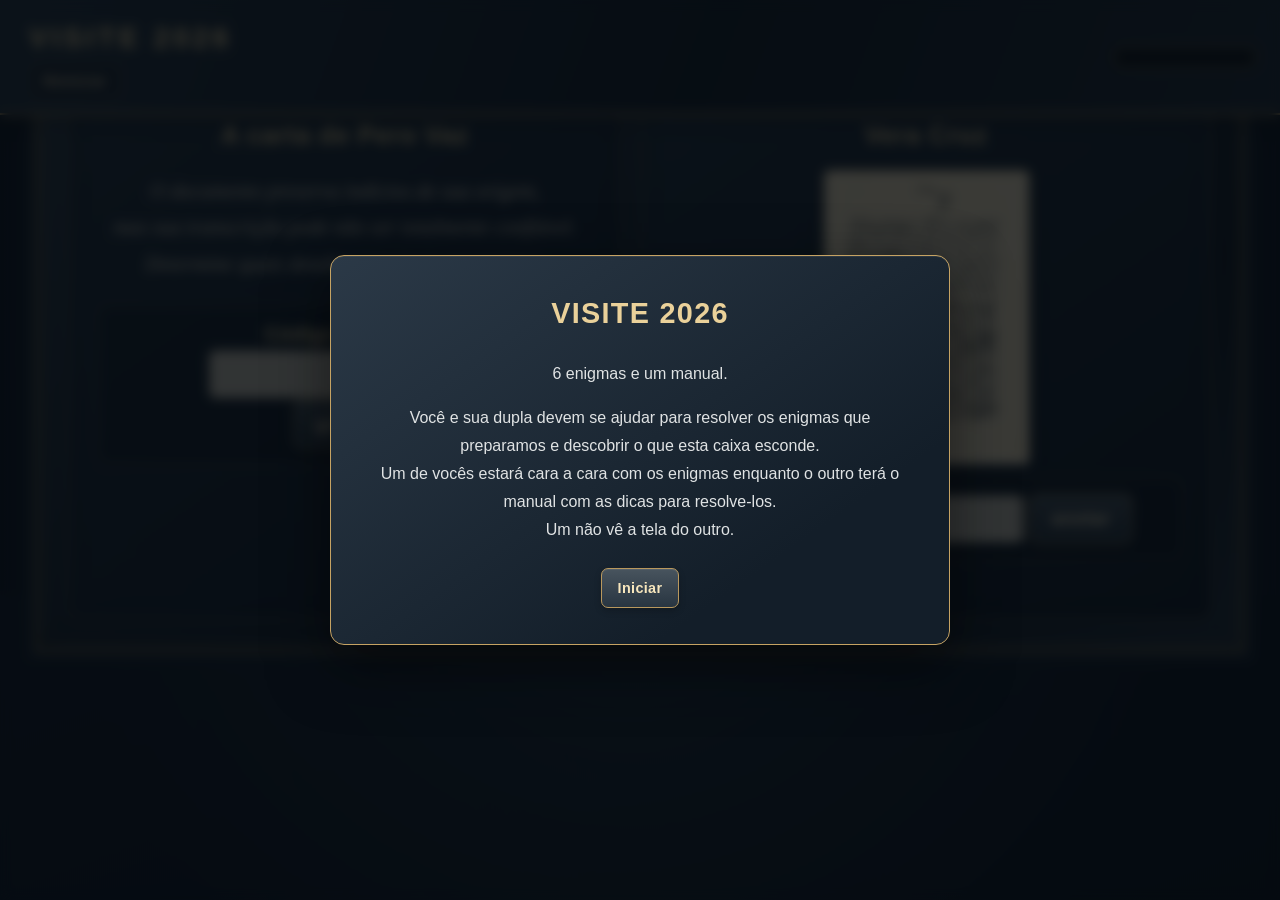
<file: index.html>
<!DOCTYPE html>
<html lang="pt-br">

<head>
    <meta charset="UTF-8">
    <meta name="viewport" content="width=device-width, initial-scale=1.0">
    <title>visite 2026</title>

    <script type="module" src="js/core/main.js"></script>

    <script type="module" src="js/puzzles/a1.js"></script>
    <script type="module" src="js/puzzles/a2.js"></script>
    <script type="module" src="js/puzzles/a3.js"></script>
    <script type="module" src="js/puzzles/a4.js"></script>
    <script type="module" src="js/puzzles/a5.js"></script>
    <script type="module" src="js/puzzles/a6.js"></script>

    <link rel="stylesheet" href="css/core.css">
    <link rel="stylesheet" href="css/puzzles/a1.css">
    <link rel="stylesheet" href="css/puzzles/a2.css">
    <link rel="stylesheet" href="css/puzzles/a3.css">
    <link rel="stylesheet" href="css/puzzles/a4.css">
    <link rel="stylesheet" href="css/puzzles/a5.css">
    <link rel="stylesheet" href="css/puzzles/a6.css">
</head>

<body>
    <header>
        <div>
            <h1>VISITE 2026</h1>
            <p>
                <button class="restart">Reiniciar</button>
            </p>
        </div>
        <div id="watch"></div>
    </header>

    <main>
        <button id="arrow-left" aria-label="Face anterior">◀</button>
        <div class="scene">
            <div class="cube">
                <section class="face" data-face="1" style="--n:0">
                    <div class="painel" id="a1">
                        <h2>A carta de Pero Vaz</h2>
                        <div class="figure" id="figure1">🐦🐦🐦</div>
                        <div class="content">
                            <p class="letter">
                                O documento preserva indícios de sua origem,
                                <br>
                                mas sua transcrição pode não ser totalmente confiável.
                                <br>
                                Determine quais detalhes precisam ser revistos.
                            </p>
                            <fieldset class="input-a1">
                                <label for="resp-a1">Código da carta:</label><br>
                                <input type="text" id="resp-a1"><br>
                                <button id="btn-resp-a1">gravar</button>
                            </fieldset>
                        </div>
                    </div>
                    <div class="painel" id="a2">
                        <h2>Vera Cruz</h2>
                        <div class="figure" id="figure2">☀️☀️☀️☀️&nbsp;&nbsp;☀️☀️☀️</div>
                        <div class="content">
                            <img class="img-letter" src="./assets/letter-pero-vaz.webp" alt="imagem de carta">
                            <fieldset>
                                01/05/ <input type="number" id="resp-a2">
                                <button id="btn-resp-a2">anotar</button>
                            </fieldset>
                        </div>
                    </div>
                </section>
                <section class="face" data-face="2" style="--n:1">
                    <div class="painel" id="a3">
                        <h2>DNA</h2>
                        <div class="figure" id="figure3">🎈🎈🎈🎈 🎈🎈🎈🎈</div>
                        <div class="content">
                            <p class="colors">
                                A - Vermelho &nbsp;&nbsp; T - Azul
                                <br>
                                C - Amarelo &nbsp;&nbsp;&nbsp; G - Verde
                            </p>
                            <fieldset class="leds">
                                <input type="button" class="led" id="led1"></input> <br>
                                <input type="button" class="led" id="led2"></input> <br>
                                <input type="button" class="led" id="led3"></input> <br>
                                <input type="button" class="led" id="led4"></input> <br>
                                <input type="button" class="led" id="led5"></input> <br>
                            </fieldset>
                        </div>
                    </div>
                    <div class="painel" id="a4">
                        <h2>Palavras Apenas</h2>
                        <div class="figure" id="figure4">☂☂☂☂</div>
                        <div class="content">
                            <fieldset class="phrase">
                                Na página antiga, desenharam um <input type="text" id="simbol1" class="simbols"><br>
                                sobre o caminho. Perto da porta havia um <input type="text" id="simbol2"
                                    class="simbols">, <br>
                                e uma <input type="text" id="simbol3" class="simbols">
                                marcava o <br> chão. Um <input type="text" id="simbol4" class="simbols"> pousou na
                                janela <br>
                                enquanto um <input type="text" id="simbol5" class="simbols"> ficou preso ao galho.
                                <br>
                                <button id="btn-resp-a4">preencher</button>
                            </fieldset>
                        </div>
                    </div>
                </section>
                <section class="face" data-face="3" style="--n:2">
                    <div class="painel" id="a5">
                        <h2>Coordenada</h2>
                        <div class="figure" id="figure5">💧💧💧 💧💧💧</div>
                        <div class="content">
                            <img class="note-horas" src="./assets/note-horas.png" alt="HORAS">

                            <fieldset class="fieldset-coords">
                                <input type="number" id="resp-a5">
                                <button id="btn-resp-a5">enviar</button>
                            </fieldset>
                        </div>
                    </div>
                </section>
                <section class="face face-final" data-face="4" style="--n:3">
                    <div class="painel" id="a6">
                        <h2>Cofre</h2>
                        <div class="content">
                            <div class="safe-painel">
                                <p>Será que você consegue abrir este cofre?</p>
                                <fieldset>
                                    <input type="number" id="resp-a6">
                                    <button id="btn-resp-a6">abrir</button>
                                </fieldset>
                            </div>
                        </div>
                    </div>
                </section>
            </div>
        </div>
        <button id="arrow-right" aria-label="Próxima face">▶</button>
    </main>

    <!-- Modais -->

    <div class="centralizer" id="init-modal">
        <div class="modal">
            <h2>VISITE 2026</h2>

            <p>6 enigmas e um manual.</p>
            <p>
                Você e sua dupla devem se ajudar para resolver os enigmas que preparamos e descobrir o que esta caixa
                esconde.
                <br>
                Um de vocês estará cara a cara com os enigmas enquanto o outro terá o manual com as dicas para
                resolve-los.
                <br>
                Um não vê a tela do outro.
            </p>

            <button id="start">Iniciar</button>
        </div>
    </div>


    <div class="centralizer" id="win-modal">
        <div class="modal">
            <h2>Parabéns!</h2>
            <p>Vocês resolveram todos os enigmas!</p>
            <p>
                Aqui está o seu certificado de aptidão da ETEC Fernando Prestes.
                <br>
                <img class="certificate" src="./assets/certificate.png" alt="imagem de certificado">
            </p>
            <button class="restart">Jogar novamente</button>
        </div>
    </div>

    <div class="centralizer" id="loss-modal">
        <div class="modal">
            <h2>Tempo esgotado</h2>
            <p>Mas sempre dá para tentar de novo.</p>
            <button class="restart">Reiniciar</button>
        </div>
    </div>
</body>

</html>
</file>
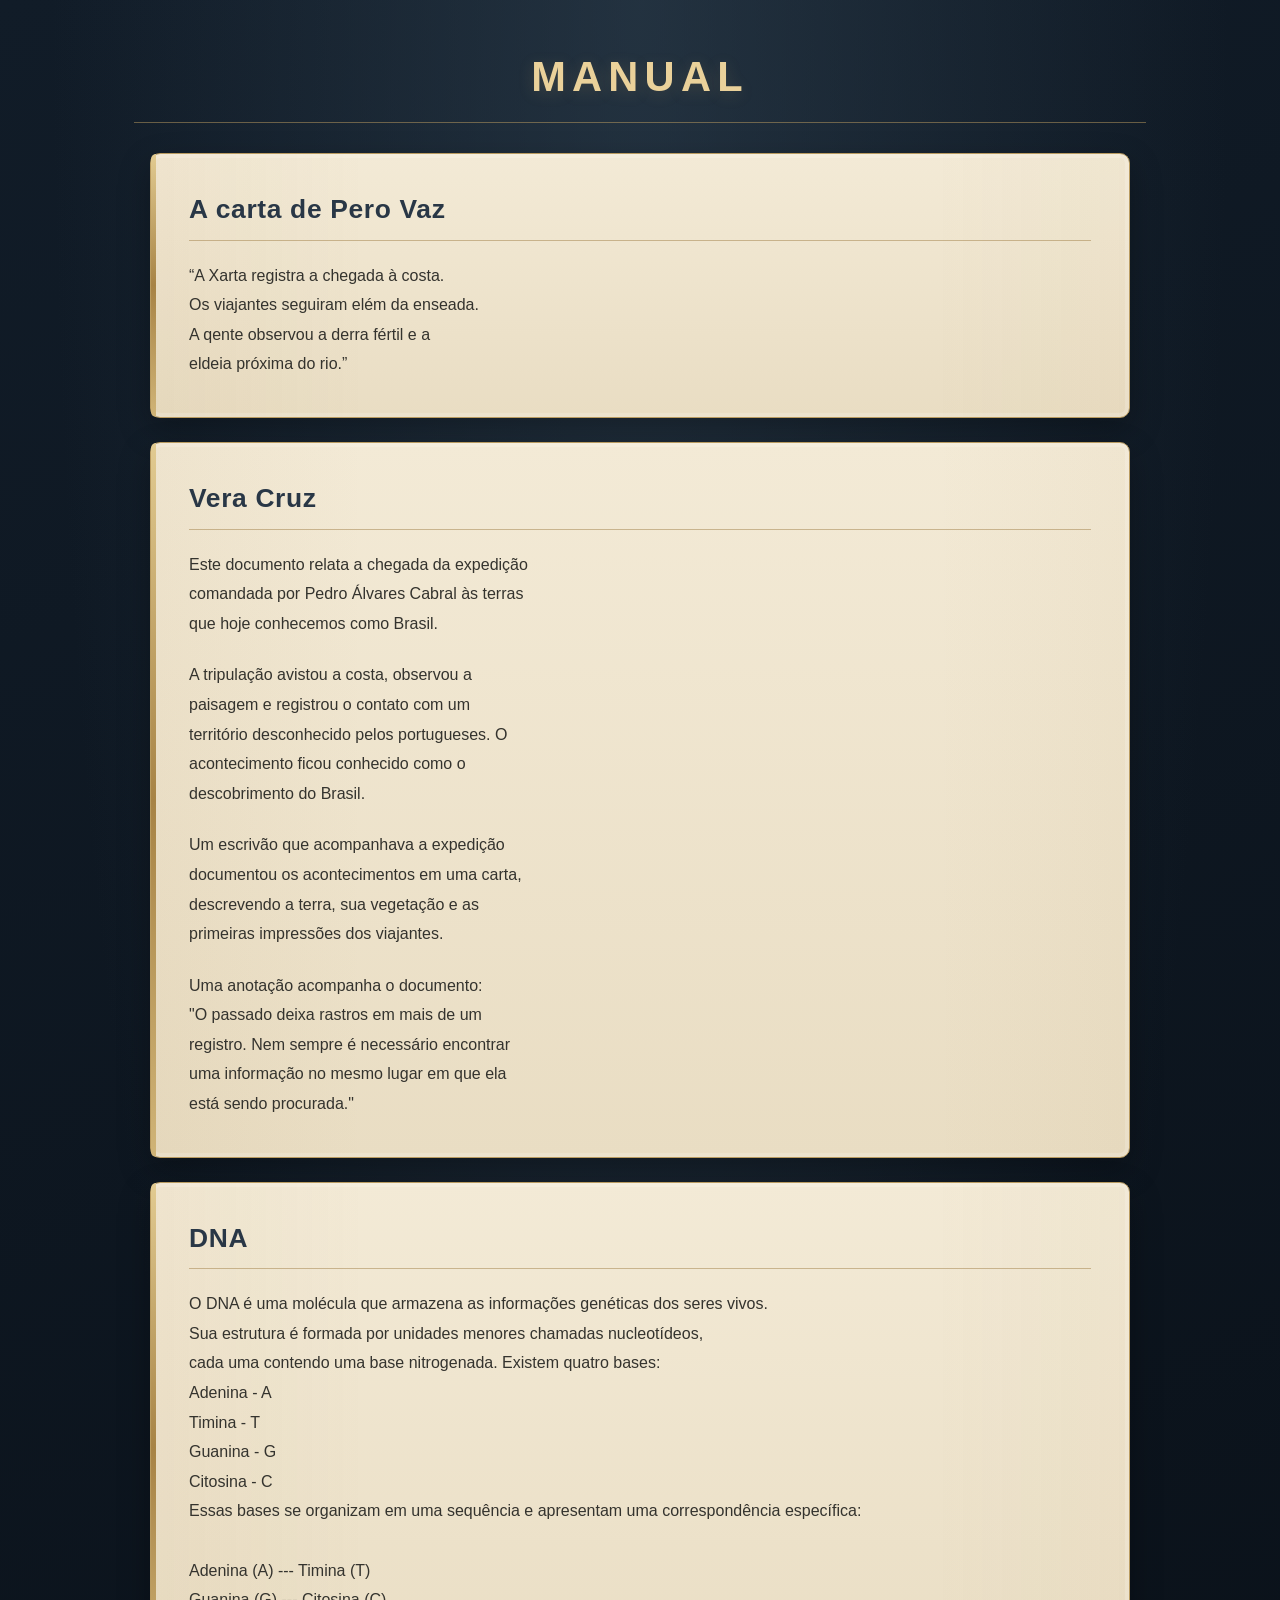
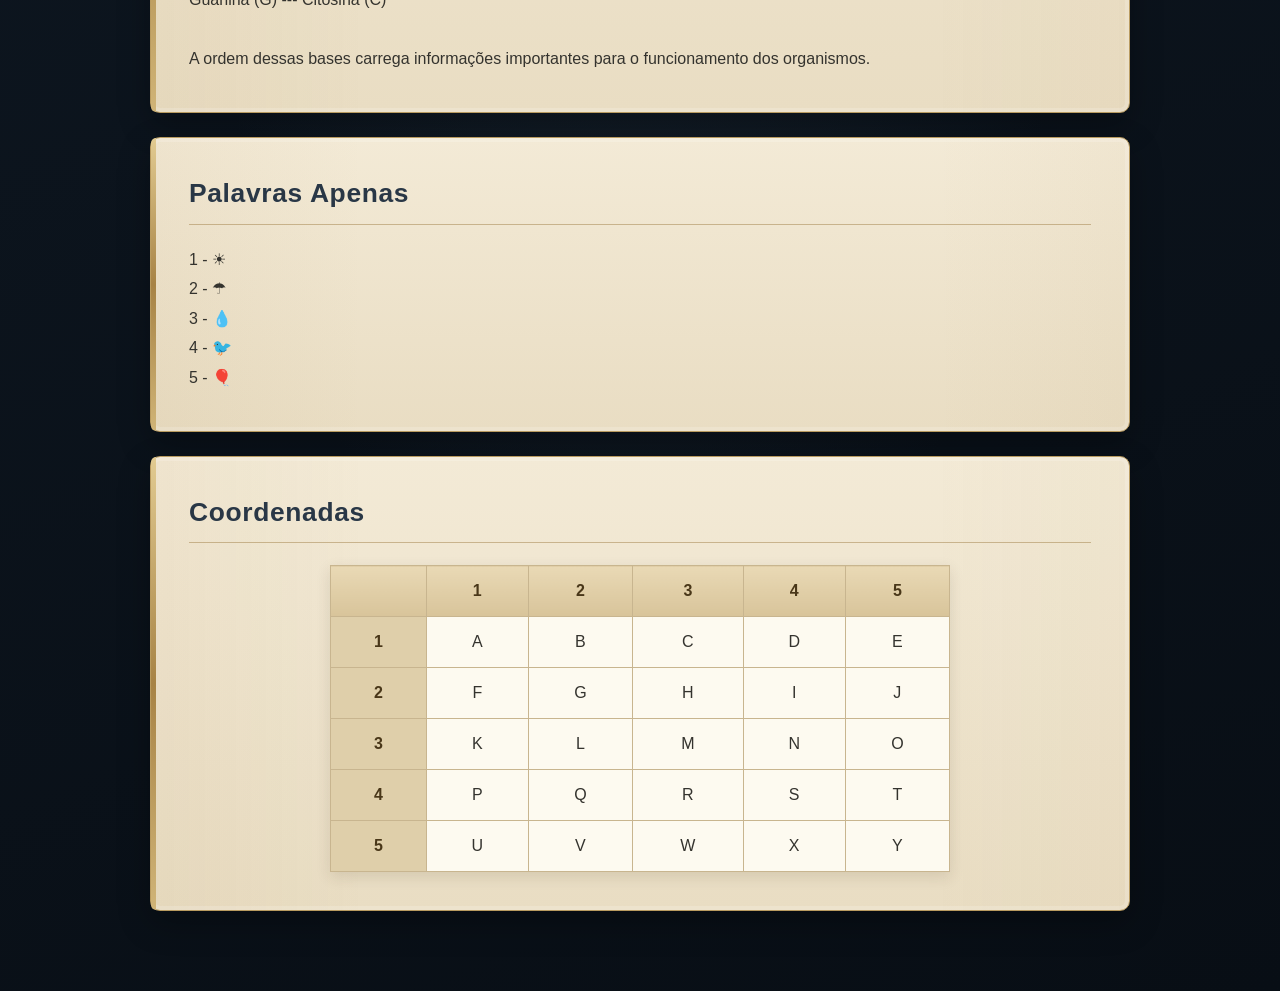
<file: manual.html>
<!DOCTYPE html>
<html lang="pt-br">

<head>
    <meta charset="UTF-8">
    <meta name="viewport" content="width=device-width, initial-scale=1.0">
    <title>visite 2026</title>

    <link rel="stylesheet" href="css/manual.css">
</head>

<body>
    <h1>Manual</h1>

    <section>
        <h2>A carta de Pero Vaz</h2>
        <p class="letter">
            “A Xarta registra a chegada à costa.
            <br>
            Os viajantes seguiram elém da enseada.
            <br>
            A qente observou a derra fértil e a
            <br>
            eldeia próxima do rio.”
        </p>
    </section>

    <section>
        <h2>Vera Cruz</h2>

        <p>
            Este documento relata a chegada da expedição
            <br>
            comandada por Pedro Álvares Cabral às terras
            <br>
            que hoje conhecemos como Brasil.
        </p>
        <p>
            A tripulação avistou a costa, observou a
            <br>
            paisagem e registrou o contato com um
            <br>
            território desconhecido pelos portugueses. O
            <br>
            acontecimento ficou conhecido como o
            <br>
            descobrimento do Brasil.
        </p>
        <p>
            Um escrivão que acompanhava a expedição
            <br>
            documentou os acontecimentos em uma carta,
            <br>
            descrevendo a terra, sua vegetação e as
            <br>
            primeiras impressões dos viajantes.
        </p>
        <p>
            Uma anotação acompanha o documento:
            <br>
            "O passado deixa rastros em mais de um
            <br>
            registro. Nem sempre é necessário encontrar
            <br>
            uma informação no mesmo lugar em que ela
            <br>
            está sendo procurada."
        </p>
    </section>

    <section>
        <h2>DNA</h2>
        <p>
            O DNA é uma molécula que armazena as informações genéticas dos seres vivos.
            <br>
            Sua estrutura é formada por unidades menores chamadas nucleotídeos,
            <br>
            cada uma contendo uma base nitrogenada. Existem quatro bases:
            <br>
            Adenina - A
            <br>
            Timina - T
            <br>
            Guanina - G
            <br>
            Citosina - C
            <br>
            Essas bases se organizam em uma sequência e apresentam uma correspondência específica:
            <br><br>
            Adenina (A) --- Timina (T)
            <br>
            Guanina (G) --- Citosina (C)
            <br><br>
            A ordem dessas bases carrega informações
            importantes para o funcionamento dos
            organismos.
        </p>
    </section>

    <section>
        <h2>Palavras Apenas</h2>
        <p>
            1 - ☀
            <br>
            2 - ☂
            <br>
            3 - 💧
            <br>
            4 - 🐦
            <br>
            5 - 🎈
        </p>
    </section>

    <section>
        <h2>Coordenadas</h2>

        <table class="table-horas">
            <tr>
                <th></th>
                <th>1</th>
                <th>2</th>
                <th>3</th>
                <th>4</th>
                <th>5</th>
            </tr>
            <tr>
                <td>1</td>
                <td>A</td>
                <td>B</td>
                <td>C</td>
                <td>D</td>
                <td>E</td>
            </tr>
            <tr>
                <td>2</td>
                <td>F</td>
                <td>G</td>
                <td>H</td>
                <td>I</td>
                <td>J</td>
            </tr>
            <tr>
                <td>3</td>
                <td>K</td>
                <td>L</td>
                <td>M</td>
                <td>N</td>
                <td>O</td>
            </tr>
            <tr>
                <td>4</td>
                <td>P</td>
                <td>Q</td>
                <td>R</td>
                <td>S</td>
                <td>T</td>
            </tr>
            <tr>
                <td>5</td>
                <td>U</td>
                <td>V</td>
                <td>W</td>
                <td>X</td>
                <td>Y</td>
            </tr>
        </table>
    </section>
</body>

</html>
</file>
<file: css/core.css>
* {
    font-family: Arial, Helvetica, sans-serif;
}

/* Área onde o cubo fica centralizado, abaixo do topo (ajuste 70px à altura do seu topo) */
main {
    display: flex;
    align-items: center;
    justify-content: center;
    background-color: #EEE;
}

/* A "cena" tem o tamanho fixo de uma face e é reduzida pelo JS para caber na janela */
.scene {
    flex: none;
    width: 960px;
    height: 480px;
    perspective: 2400px;
    /* dá profundidade ao giro */
    transform: scale(var(--scale, 1));
    background-color: #DDD;
}

.cube {
    position: relative;
    width: 100%;
    height: 100%;
    transform-style: preserve-3d;
    /* sem isso as faces ficam "achatadas" */
    transform: translateZ(-480px) rotateY(calc(var(--giro, 0) * -90deg));
    transition: transform 0.8s cubic-bezier(0.4, 0.1, 0.2, 1);
}

.face {
    display: flex;
    position: absolute;
    inset: 0;
    /* ocupa 960 x 560 */
    backface-visibility: hidden;
    /* esconde a face quando está de costas */
    transform: rotateY(calc(var(--n) * 90deg)) translateZ(480px);
    background: #fff;
    pointer-events: none;
    /* por padrão ninguém recebe clique */
    background-color: #CCC;
}

.painel{
    flex: auto;
}

.face.ativa {
    pointer-events: auto;
}

/* só a face da frente recebe cliques */

.point {
    width: 14px;
    height: 14px;
    border-radius: 50%;
    border: 0;
    background: #bbb;
}

.point.atual {
    background: #1d4e89;
}

@media (prefers-reduced-motion: reduce) {
    .cube {
        transition: none;
    }
}



body {
    margin: 0;
}

header {
    display: flex;
    justify-content: space-between;
    align-items: center;
    margin: 0;
    padding: 10px;
    background-color: lightgray;
}

h1 {
    margin: 5px;
}

#seals {
    margin: auto;
    width: fit-content;
    padding: 10px;
    border-radius: 5px;
    font-size: 30px;
    text-align: center;
    background-color: gray;
    color: #FFD700;
}

#watch {
    width: fit-content;
    padding: 10px;
    border-radius: 5px;
    font: bold 20px arial;
    text-align: center;
}

#watch.red-alert {
    color: #FFF;
    background-color: #A00;
}



.centralizer {
    display: none;
    position: absolute;
    top: 0;
    left: 0;
    width: 100%;
    height: 100%;
}

.modal {
    padding: 20px;
    border-radius: 10px;
    box-shadow: 0 0 24px 24px #0003;
    background-color: white;
}

.exib-modal {
    display: flex;
    justify-content: center;
    align-items: center;
}

#init-modal>.modal {
    text-align: center;
}

.resolved{
    background-color: #AAA;
}

h2{
    text-align: center;
}

.figure{
    display: none;
    text-align: center;
}



/* Animação final */

/* Modal de vitória: oculto inicialmente */
#win-modal {
    display: none;
    position: fixed;
    inset: 0;
    z-index: 1000;

    width: 100%;
    height: 100%;
    box-sizing: border-box;

    align-items: center;
    justify-content: center;

    background: rgb(0 0 0 / 65%);
    opacity: 0;
}

/* O cubo só anima quando o jogo termina */



/* Anima a cena inteira, não as faces individualmente */

/* Brilho de conclusão */

body::after {
    content: "";
    position: fixed;
    inset: 0;
    z-index: 900;
    pointer-events: none;

    opacity: 0;
    background: radial-gradient(
        circle at center,
        rgb(255 240 170 / 95%) 0%,
        rgb(255 200 70 / 55%) 15%,
        rgb(255 180 40 / 20%) 35%,
        transparent 65%
    );
}

body[data-status="won"]::after {
    animation: central-glow 1.8s ease-in-out forwards;
}

@keyframes central-glow {
    0% {
        opacity: 0;
        transform: scale(0.8);
    }

    35% {
        opacity: 1;
        transform: scale(1.9);
    }

    65% {
        opacity: 0.9;
        transform: scale(2.5);
    }

    100% {
        opacity: 0;
        transform: scale(3);
    }
}

/* O modal só aparece quando o jogo é vencido */
body[data-status="won"] #win-modal {
    display: flex;
    animation: win-reveal 0.6s ease 0.7s forwards;
}

#win-modal .modal {
    max-width: 420px;
    margin: 20px;
    text-align: center;
    transform: translateY(20px);
}

/* Entrada da mensagem */
body[data-status="won"] #win-modal .modal {
    animation: win-message 0.6s ease 0.7s forwards;
}

@keyframes win-reveal {
    to {
        opacity: 1;
    }
}

@keyframes win-message {
    to {
        transform: translateY(0);
    }
}

/* Acessibilidade */
@media (prefers-reduced-motion: reduce) {
    
    body[data-status="won"] .cube {
        animation: none;
        opacity: 0;
    }

    body[data-status="won"] #win-modal {
        animation: none;
        display: flex;
        opacity: 1;
    }

    body[data-status="won"] #win-modal .modal {
        animation: none;
        transform: none;
    }
}

.certificate{
    width: 300px;
}


/* =========================================================
   VISITE 2026 — IDENTIDADE VISUAL DO COFRE - feito com IA
   Complemento para css/core.css
   Não altera as transformações 3D nem as animações existentes.
   ========================================================= */

/* ---------- Paleta e tipografia ---------- */

:root {
    --vault-bg: #0b121b;
    --vault-bg-soft: #121d29;
    --vault-metal: #202d3a;
    --vault-metal-light: #354451;
    --vault-gold: #c6a363;
    --vault-gold-light: #ead19a;
    --vault-text: #e8e3d7;
    --vault-muted: #aeb8c1;
    --vault-ink: #1b2630;
    --vault-success: #9ebda0;
    --vault-border: rgba(198, 163, 99, 0.55);
}

body {
    color: var(--vault-text);
    font-family: "Segoe UI", Tahoma, Arial, sans-serif;
    line-height: 1.5;
    background-color: var(--vault-bg);
    background-image:
        radial-gradient(
            ellipse at 50% 0%,
            rgba(48, 69, 87, 0.42),
            transparent 60%
        ),
        linear-gradient(
            160deg,
            #101a26 0%,
            #080e15 100%
        );
}

/* ---------- Cabeçalho ---------- */

header {
    position: relative;
    z-index: 10;
    gap: 20px;
    padding: 14px 24px;
    color: var(--vault-text);
    background:
        linear-gradient(
            110deg,
            #263543 0%,
            #111b27 55%,
            #202c37 100%
        );
    border-bottom: 2px solid var(--vault-gold);
    box-shadow:
        0 5px 18px rgba(0, 0, 0, 0.35),
        inset 0 -1px rgba(255, 255, 255, 0.04);
}

header h1 {
    margin: 6px 5px;
    color: var(--vault-gold-light);
    font-size: clamp(1.25rem, 2.2vw, 1.8rem);
    font-weight: 800;
    letter-spacing: 0.14em;
    line-height: 1.25;
    text-shadow: 0 2px 10px rgba(198, 163, 99, 0.2);
}

header p {
    margin: 8px 5px 0;
}

/* ---------- Relógio ---------- */

#watch {
    min-width: 112px;
    padding: 10px 14px;
    color: #f5d995;
    font-family: Consolas, "Courier New", monospace;
    font-size: 1.2rem;
    font-weight: 700;
    font-variant-numeric: tabular-nums;
    letter-spacing: 0.06em;
    background: linear-gradient(180deg, #101820, #080d12);
    border: 1px solid var(--vault-gold);
    border-radius: 8px;
    box-shadow:
        inset 0 0 12px rgba(0, 0, 0, 0.75),
        0 0 8px rgba(198, 163, 99, 0.08);
}

/* Mantém o estado de alerta controlado pelo JavaScript. */
#watch.red-alert {
    color: #fff3f0;
    background: linear-gradient(180deg, #842f32, #4b171b);
    border-color: #df7771;
    box-shadow: inset 0 0 12px rgba(0, 0, 0, 0.4);
}

/* ---------- Área de jogo ---------- */

main {
    background:
        radial-gradient(
            ellipse at center,
            rgba(42, 59, 75, 0.72),
            rgba(14, 22, 32, 0.96) 70%
        ),
        var(--vault-bg);
}

/* Remove apenas o retângulo cinza de fundo da cena.
   A propriedade transform original é preservada. */
.scene {
    background-color: transparent;
}

/* ---------- Faces metálicas ---------- */

.cube .face {
    box-sizing: border-box;
    padding: 18px;
    color: var(--vault-text);
    background:
        linear-gradient(
            145deg,
            #344351 0%,
            #202d3a 38%,
            #131d28 72%,
            #293744 100%
        );
    border: 8px solid #17222d;
    box-shadow:
        inset 0 0 0 2px rgba(198, 163, 99, 0.8),
        inset 0 0 0 5px rgba(0, 0, 0, 0.22),
        inset 0 0 35px rgba(0, 0, 0, 0.35);
}

/* Moldura decorativa da porta do cofre. */
.cube .face::before {
    content: "";
    position: absolute;
    inset: 8px;
    z-index: 0;
    border: 1px solid rgba(234, 209, 154, 0.28);
    border-radius: 5px;
    box-shadow: inset 0 0 16px rgba(0, 0, 0, 0.12);
    pointer-events: none;
}

/* Painéis dos enigmas.
   Mantém os elementos em seu layout flexível atual. */
.cube .face > .painel {
    position: relative;
    z-index: 1;
    box-sizing: border-box;
    min-width: 0;
    min-height: 0;
    margin: 7px;
    padding: clamp(12px, 2vw, 22px);
    color: var(--vault-text);
    background:
        linear-gradient(
            145deg,
            rgba(34, 48, 62, 0.98),
            rgba(17, 27, 39, 0.99)
        );
    border: 1px solid rgba(198, 163, 99, 0.48);
    border-radius: 10px;
    box-shadow:
        inset 0 1px rgba(255, 255, 255, 0.06),
        inset 0 0 18px rgba(0, 0, 0, 0.16),
        0 5px 14px rgba(0, 0, 0, 0.2);
}

/* Títulos dos enigmas. */
.cube .painel h2 {
    margin: 0 0 14px;
    color: var(--vault-gold-light);
    font-size: 1.22rem;
    font-weight: 750;
    line-height: 1.3;
    letter-spacing: 0.035em;
    text-wrap: balance;
    text-shadow: 0 1px 5px rgba(0, 0, 0, 0.4);
}

.cube .painel p {
    color: var(--vault-text);
}

.cube .painel .figure {
    color: var(--vault-gold-light);
    font-size: 1.3rem;
}

/* Texto que imita um documento histórico. */
.cube .painel .letter {
    color: #eee1c6;
    font-family: Georgia, "Times New Roman", serif;
    font-size: 1.02rem;
    line-height: 1.75;
    font-style: italic;
}

/* ---------- Estado dos enigmas ---------- */

/* A classe .resolved continua sendo adicionada pelo JavaScript. */
.cube .painel.resolved {
    background:
        linear-gradient(
            145deg,
            rgba(38, 62, 56, 0.98),
            rgba(21, 40, 38, 0.99)
        );
    border-color: rgba(158, 189, 160, 0.85);
    box-shadow:
        inset 0 0 0 1px rgba(158, 189, 160, 0.14),
        inset 0 0 22px rgba(0, 0, 0, 0.15),
        0 0 12px rgba(112, 158, 121, 0.08);
}

.cube .painel.resolved h2 {
    color: #c3dfbe;
}

/* ---------- Campos e caixas de resposta ---------- */

.cube .painel fieldset {
    box-sizing: border-box;
    min-width: 0;
    margin: 10px 0;
    padding: 11px 13px;
    color: var(--vault-text);
    background: rgba(5, 12, 19, 0.28);
    border: 1px solid rgba(198, 163, 99, 0.42);
    border-radius: 8px;
}

.cube .painel label {
    color: var(--vault-gold-light);
    font-weight: 600;
}

.cube .painel input:not([type="button"]) {
    box-sizing: border-box;
    max-width: 100%;
    min-width: 0;
    padding: 8px 10px;
    color: #202a32;
    font: 500 0.96rem/1.3 "Segoe UI", Tahoma, Arial, sans-serif;
    background: #f1eadb;
    border: 1px solid #ac9569;
    border-radius: 5px;
    box-shadow: inset 0 1px 3px rgba(0, 0, 0, 0.12);
}

.cube .painel input:not([type="button"]):focus {
    border-color: #f0cd7e;
    outline: 2px solid rgba(234, 209, 154, 0.35);
    outline-offset: 1px;
}

/* Os campos de palavras precisam caber na frase do enigma. */
.cube .painel input.simbols {
    width: 78px;
    padding: 5px 6px;
    vertical-align: middle;
}

/* Diferencia campos somente de leitura sem bloquear interação por CSS. */
.cube .painel input:read-only {
    background-color: #d2cbbb;
    border-color: #89806e;
    color: #5d5a52;
}

/* ---------- Botões ---------- */

button,
input[type="button"]:not(.led) {
    box-sizing: border-box;
    padding: 10px 16px;
    color: #f8e7bd;
    font: 700 0.9rem/1.25 "Segoe UI", Tahoma, Arial, sans-serif;
    letter-spacing: 0.025em;
    background: linear-gradient(180deg, #48545e, #283541);
    border: 1px solid #b9985d;
    border-radius: 7px;
    box-shadow:
        inset 0 1px rgba(255, 255, 255, 0.08),
        0 3px 7px rgba(0, 0, 0, 0.2);
    cursor: pointer;
    transition:
        background-color 0.18s ease,
        border-color 0.18s ease,
        color 0.18s ease,
        box-shadow 0.18s ease;
}

button:hover,
input[type="button"]:not(.led):hover {
    color: #fff6df;
    background: linear-gradient(180deg, #5b6872, #344351);
    border-color: var(--vault-gold-light);
    box-shadow: 0 0 10px rgba(198, 163, 99, 0.16);
}

button:active,
input[type="button"]:not(.led):active {
    background: #202d39;
}

button:disabled,
input:disabled {
    cursor: not-allowed;
    opacity: 0.65;
}

button:focus-visible,
input:focus-visible {
    outline: 2px solid var(--vault-gold-light);
    outline-offset: 3px;
}

/* Reiniciar é um controle secundário do cabeçalho. */
header .restart {
    padding: 8px 13px;
    color: #e6d0a0;
    background: rgba(7, 13, 20, 0.3);
    border-color: rgba(198, 163, 99, 0.65);
    box-shadow: none;
}

/* ---------- Navegação entre faces ---------- */

#arrow-left,
#arrow-right {
    min-width: 42px;
    min-height: 50px;
    padding: 8px;
    color: var(--vault-gold-light);
    font-size: 1.15rem;
    background: linear-gradient(180deg, #354553, #17232e);
    border: 1px solid var(--vault-gold);
    border-radius: 9px;
    box-shadow:
        inset 0 1px rgba(255, 255, 255, 0.07),
        0 4px 12px rgba(0, 0, 0, 0.28);
}

#arrow-left:hover,
#arrow-right:hover {
    color: #fff3d1;
    background: linear-gradient(180deg, #52616d, #263644);
    border-color: #f0d18f;
}

/* ---------- Enigma do DNA ---------- */

/* Preserva o background-color dos LEDs, pois pode indicar seu estado. */
.cube .painel input.led {
    border: 3px solid var(--vault-gold);
    box-shadow:
        inset 0 0 0 2px rgba(0, 0, 0, 0.2),
        0 2px 6px rgba(0, 0, 0, 0.28);
}

.cube .painel input.led:hover {
    filter: brightness(1.08);
}

/* ---------- Face do cofre ---------- */

.cube .face.face-final {
    background:
        radial-gradient(
            circle at center,
            #40505d 0%,
            #263541 38%,
            #17232e 72%,
            #111a24 100%
        );
}

.cube .face.face-final > .painel {
    background:
        linear-gradient(
            145deg,
            rgba(42, 56, 67, 0.98),
            rgba(19, 29, 40, 0.99)
        );
}

/* A moldura do último enigma lembra o painel de um cofre. */
.cube .face.face-final .safe-painel {
    position: relative;
    box-sizing: border-box;
    max-width: 100%;
    margin: auto;
    padding: 64px 24px 22px;
    color: var(--vault-text);
    background:
        radial-gradient(
            ellipse at top,
            rgba(198, 163, 99, 0.12),
            transparent 70%
        ),
        linear-gradient(145deg, #2c3944, #17232d);
    border: 3px double var(--vault-gold);
    border-radius: 13px;
    box-shadow:
        inset 0 0 0 4px rgba(0, 0, 0, 0.12),
        inset 0 0 22px rgba(0, 0, 0, 0.24),
        0 7px 18px rgba(0, 0, 0, 0.24);
}

/* Disco decorativo acima da combinação do cofre. */
.cube .face.face-final .safe-painel::before {
    content: "";
    position: absolute;
    top: 12px;
    left: calc(50% - 19px);
    width: 38px;
    height: 38px;
    box-sizing: border-box;
    background:
        radial-gradient(
            circle at 35% 30%,
            #77858c,
            #354550 48%,
            #131d27 72%
        );
    border: 3px double var(--vault-gold-light);
    border-radius: 50%;
    box-shadow:
        inset 0 0 0 3px rgba(0, 0, 0, 0.2),
        0 0 0 3px rgba(0, 0, 0, 0.15);
    pointer-events: none;
}

.cube .face.face-final .safe-painel p {
    color: var(--vault-gold-light);
    font-weight: 600;
}

/* ---------- Indicadores de progresso, se utilizados ---------- */

.point {
    border: 1px solid var(--vault-gold);
    background-color: #4b5963;
}

.point.atual {
    background-color: var(--vault-gold-light);
    box-shadow: 0 0 8px rgba(234, 209, 154, 0.35);
}

#seals {
    color: var(--vault-gold-light);
    background: linear-gradient(145deg, #344451, #17232d);
    border: 1px solid var(--vault-gold);
    box-shadow: 0 4px 14px rgba(0, 0, 0, 0.2);
}

/* ---------- Modais de início e derrota ---------- */

/* O JavaScript controla a exibição por meio de .exib-modal. */
.centralizer.exib-modal {
    position: fixed;
    inset: 0;
    z-index: 1100;
    box-sizing: border-box;
    padding: 22px;
    background: rgba(4, 9, 15, 0.78);
    backdrop-filter: blur(6px);
}

.modal {
    box-sizing: border-box;
    width: min(620px, 100%);
    max-width: 100%;
    padding: clamp(22px, 4vw, 36px);
    color: var(--vault-text);
    background:
        linear-gradient(
            145deg,
            #2b3947,
            #131e29 75%
        );
    border: 1px solid var(--vault-gold);
    border-radius: 14px;
    box-shadow:
        inset 0 1px rgba(255, 255, 255, 0.07),
        0 20px 60px rgba(0, 0, 0, 0.5);
}

.modal h2 {
    margin-top: 0;
    color: var(--vault-gold-light);
    font-size: clamp(1.35rem, 3vw, 1.8rem);
    letter-spacing: 0.045em;
}

.modal p {
    color: #e0e3e4;
    line-height: 1.75;
}

.modal button {
    margin-top: 8px;
}

/* Também fornece o acabamento do modal de vitória caso exista no HTML. */
#win-modal {
    backdrop-filter: blur(6px);
}

#win-modal .modal {
    border-color: var(--vault-gold-light);
    box-shadow:
        inset 0 1px rgba(255, 255, 255, 0.07),
        0 0 0 1px rgba(198, 163, 99, 0.16),
        0 20px 60px rgba(0, 0, 0, 0.5);
}

/* ---------- Imagens dos enigmas ---------- */

.cube .painel .img-letter,
.cube .painel .note-horas {
    max-width: 100%;
    height: auto;
    border: 1px solid rgba(198, 163, 99, 0.55);
    border-radius: 5px;
    box-shadow: 0 5px 14px rgba(0, 0, 0, 0.24);
}

/* ---------- Ajustes de tela ---------- */

@media (max-width: 600px) {
    header {
        gap: 10px;
        padding: 10px 13px;
    }

    header h1 {
        letter-spacing: 0.08em;
    }

    #watch {
        min-width: 94px;
        padding: 8px 9px;
        font-size: 1rem;
    }

    header .restart {
        padding: 7px 10px;
    }

    .centralizer.exib-modal {
        padding: 14px;
    }

    .modal {
        padding: 22px 18px;
    }
}
</file>
<file: css/puzzles/a1.css>
.letter{
    text-align: center;
}

.input-a1{
    text-align: center;
}
</file>
<file: css/puzzles/a2.css>
.img-letter{
    display: block;
    margin: auto;
    width: 160px;
}
</file>
<file: css/puzzles/a3.css>
.colors{
    text-align: center;
}

.leds{
    text-align: center;
}

.led{
    width: 40px;
    height: 40px;
    border: groove 4px black;
    border-radius: 100%;
    background-color: #F00;
    cursor: pointer;
}

.led:hover{
    border-style: ridge;
}
</file>
<file: css/puzzles/a4.css>
.phrase{
    max-width: 500px;
    margin: auto;
    text-align: justify;
}
</file>
<file: css/puzzles/a5.css>
.note-horas{
    display: block;
    margin: auto;
    width: 45%;
}

.fieldset-coords{
    text-align: center;
}
</file>
<file: css/puzzles/a6.css>
.safe-painel{
    width: fit-content;
    margin: auto;
    margin-top: 100px;
    text-align: center;
}
</file>
<file: css/manual.css>
*{
    font-family: Arial, Helvetica, sans-serif;
}

.table-horas, .table-horas *{
    border: solid 1px black;
    border-collapse: collapse;
    padding: 5px;
}

td:first-child, th{
    font-weight: bold;
    background-color: lightgray;
}


/* =========================================================
   VISITE 2026 — MANUAL DE INVESTIGAÇÃO
   Complemento para css/manual.css
   ========================================================= */

/* ---------- Fundo e tipografia ---------- */

body {
    box-sizing: border-box;
    min-height: 100vh;
    margin: 0;
    padding: 32px 22px 56px;
    color: #27313a;
    font-family: "Segoe UI", Tahoma, Arial, sans-serif;
    line-height: 1.75;
    background-color: #0b121b;
    background-image:
        radial-gradient(
            ellipse at 50% 0%,
            rgba(50, 69, 85, 0.55),
            transparent 65%
        ),
        linear-gradient(
            160deg,
            #111c28 0%,
            #080e15 100%
        );
}

/* ---------- Título principal ---------- */

body > h1 {
    max-width: 980px;
    margin: 0 auto 30px;
    padding: 20px 16px;
    color: #ead19a;
    font-size: clamp(1.8rem, 4vw, 2.6rem);
    font-weight: 800;
    line-height: 1.2;
    letter-spacing: 0.15em;
    text-align: center;
    text-transform: uppercase;
    text-shadow: 0 3px 16px rgba(198, 163, 99, 0.19);
    border-bottom: 1px solid rgba(198, 163, 99, 0.48);
}

/* ---------- Páginas do manual ---------- */

body > section {
    position: relative;
    box-sizing: border-box;
    width: 100%;
    max-width: 980px;
    margin: 0 auto 24px;
    padding: clamp(22px, 4vw, 38px);
    overflow-wrap: break-word;
    color: #303029;
    background:
        linear-gradient(
            90deg,
            rgba(155, 117, 57, 0.055),
            transparent 22%,
            transparent 80%,
            rgba(155, 117, 57, 0.04)
        ),
        linear-gradient(
            180deg,
            #f3ead6 0%,
            #e9ddc3 100%
        );
    border: 1px solid #b99b60;
    border-radius: 10px;
    box-shadow:
        inset 0 0 0 4px rgba(255, 255, 255, 0.16),
        0 12px 32px rgba(0, 0, 0, 0.28);
}

/* Faixa de identificação na margem das páginas. */
body > section::before {
    content: "";
    position: absolute;
    top: 0;
    bottom: 0;
    left: 0;
    width: 5px;
    background: linear-gradient(
        180deg,
        #e2cb91,
        #a78345 50%,
        #d0b477
    );
    border-radius: 9px 0 0 9px;
    pointer-events: none;
}

/* ---------- Títulos das seções ---------- */

body > section h2 {
    margin: 0 0 20px;
    padding-bottom: 12px;
    color: #293746;
    font-size: clamp(1.25rem, 2.5vw, 1.65rem);
    font-weight: 800;
    line-height: 1.35;
    letter-spacing: 0.025em;
    text-align: left;
    border-bottom: 1px solid rgba(151, 115, 56, 0.45);
}

/* ---------- Texto e destaques ---------- */

body > section p {
    margin: 0 0 22px;
    color: #34332e;
    font-size: 1rem;
    line-height: 1.85;
}

body > section p:last-child {
    margin-bottom: 0;
}

body > section strong {
    color: #65491e;
    font-weight: 800;
}

body > section br {
    line-height: inherit;
}

/* ---------- Tabela de coordenadas ---------- */

.table-horas {
    box-sizing: border-box;
    width: min(100%, 620px);
    margin: 22px auto 0;
    border-collapse: collapse;
    border: 1px solid #9c804d;
    background: #faf4e7;
    box-shadow: 0 5px 14px rgba(55, 43, 22, 0.12);
}

.table-horas th,
.table-horas td {
    padding: 11px 15px;
    color: #34332e;
    text-align: center;
    vertical-align: middle;
    border: 1px solid #c8b58f;
}

.table-horas th,
.table-horas td:first-child {
    color: #493719;
    font-weight: 800;
    background: #dfcfaa;
}

.table-horas th {
    background: linear-gradient(
        180deg,
        #e9d9b5,
        #d8c49a
    );
}

.table-horas td:not(:first-child) {
    background: rgba(255, 252, 244, 0.72);
}

/* ---------- Ajustes para telas menores ---------- */

@media (max-width: 600px) {
    body {
        padding: 18px 12px 32px;
    }

    body > h1 {
        margin-bottom: 20px;
        padding: 16px 8px;
        letter-spacing: 0.1em;
    }

    body > section {
        margin-bottom: 16px;
        padding: 23px 18px 23px 22px;
        border-radius: 8px;
    }

    body > section h2 {
        margin-bottom: 15px;
    }

    body > section p {
        font-size: 0.96rem;
        line-height: 1.75;
    }

    .table-horas th,
    .table-horas td {
        padding: 9px 6px;
    }
}
</file>
